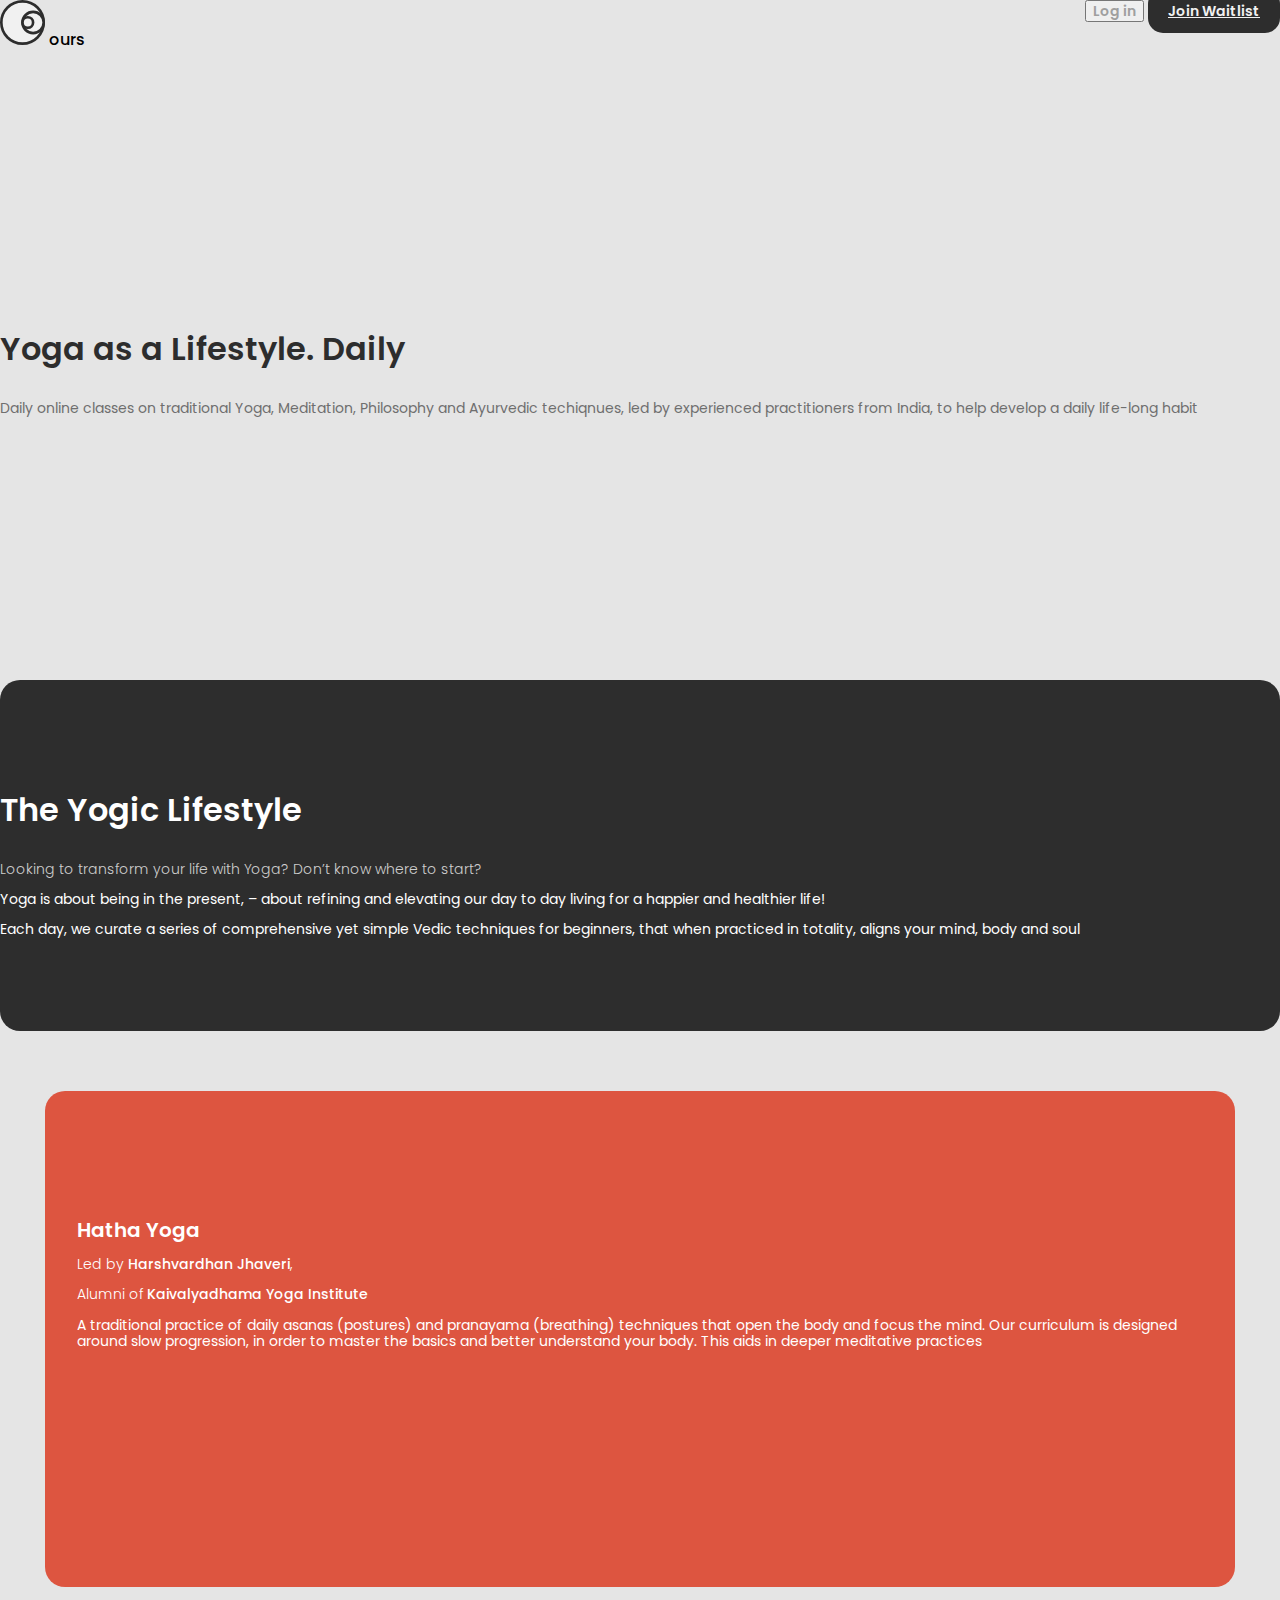
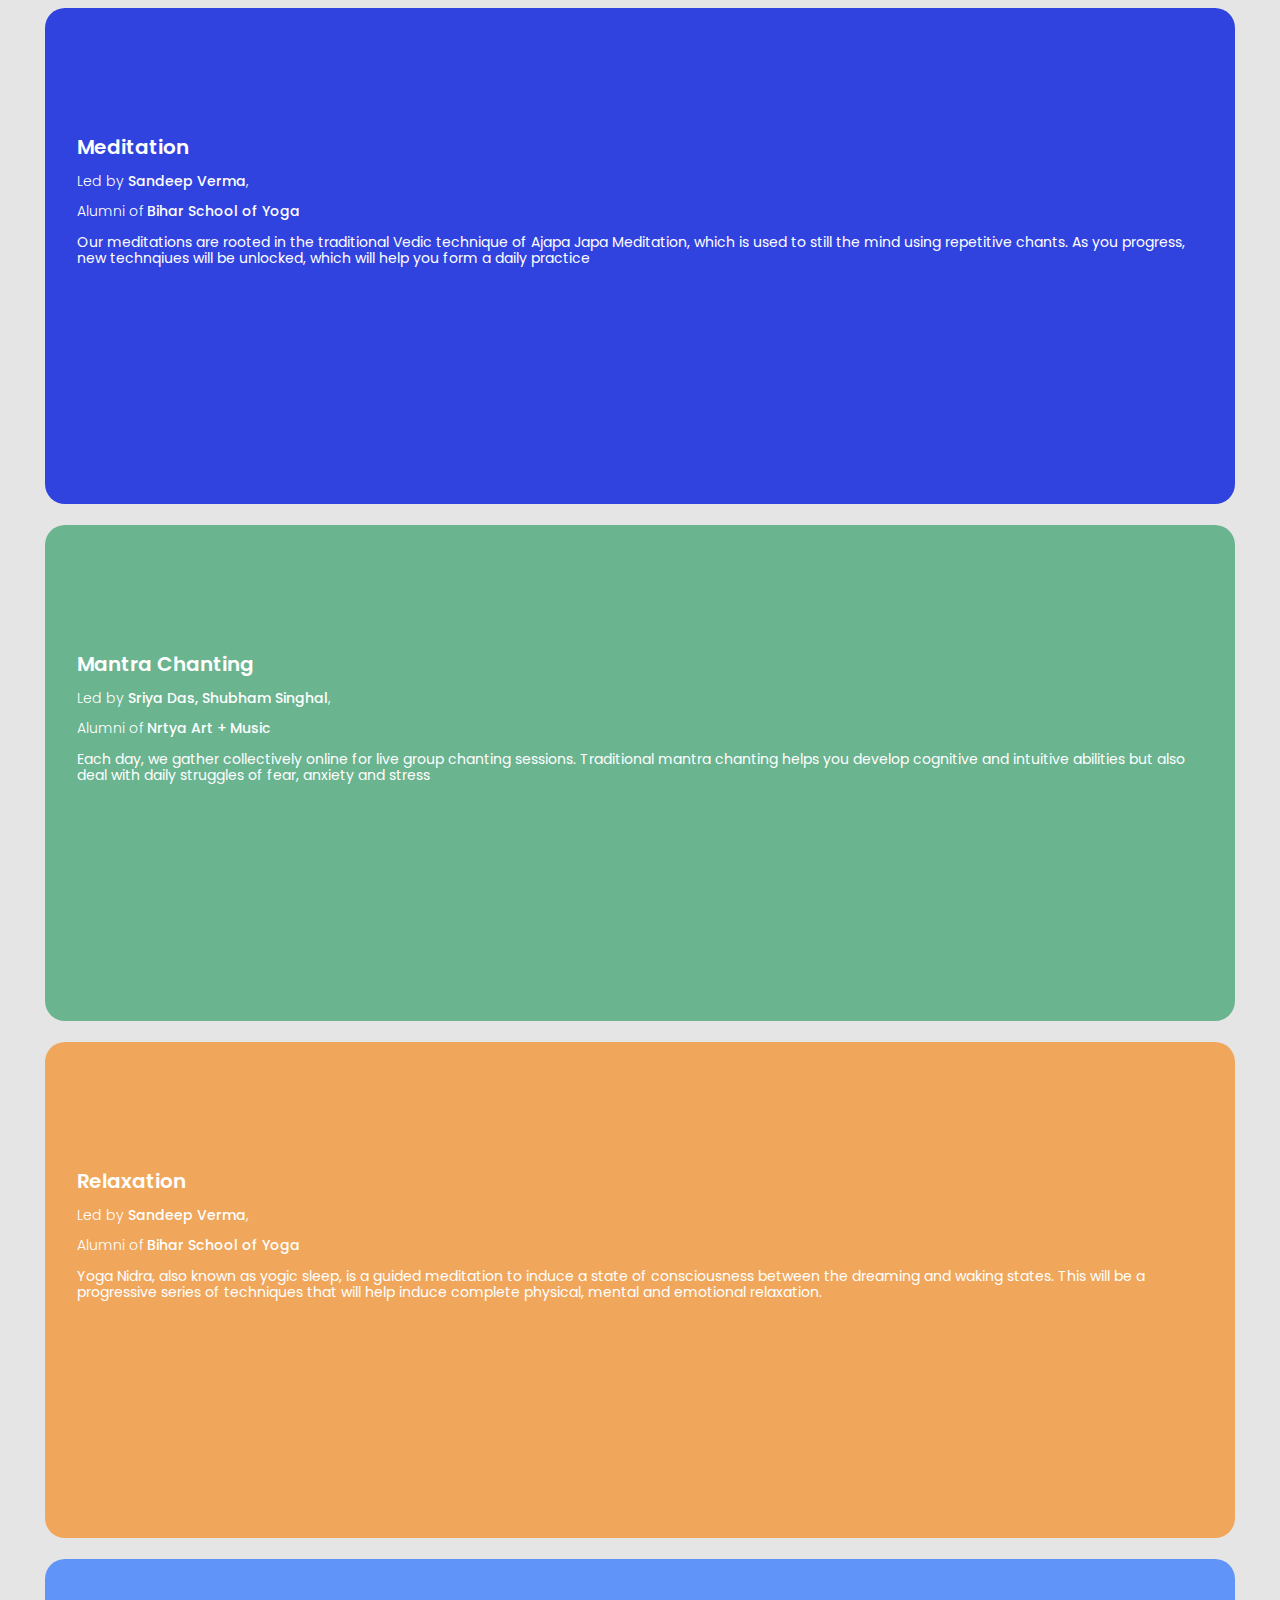
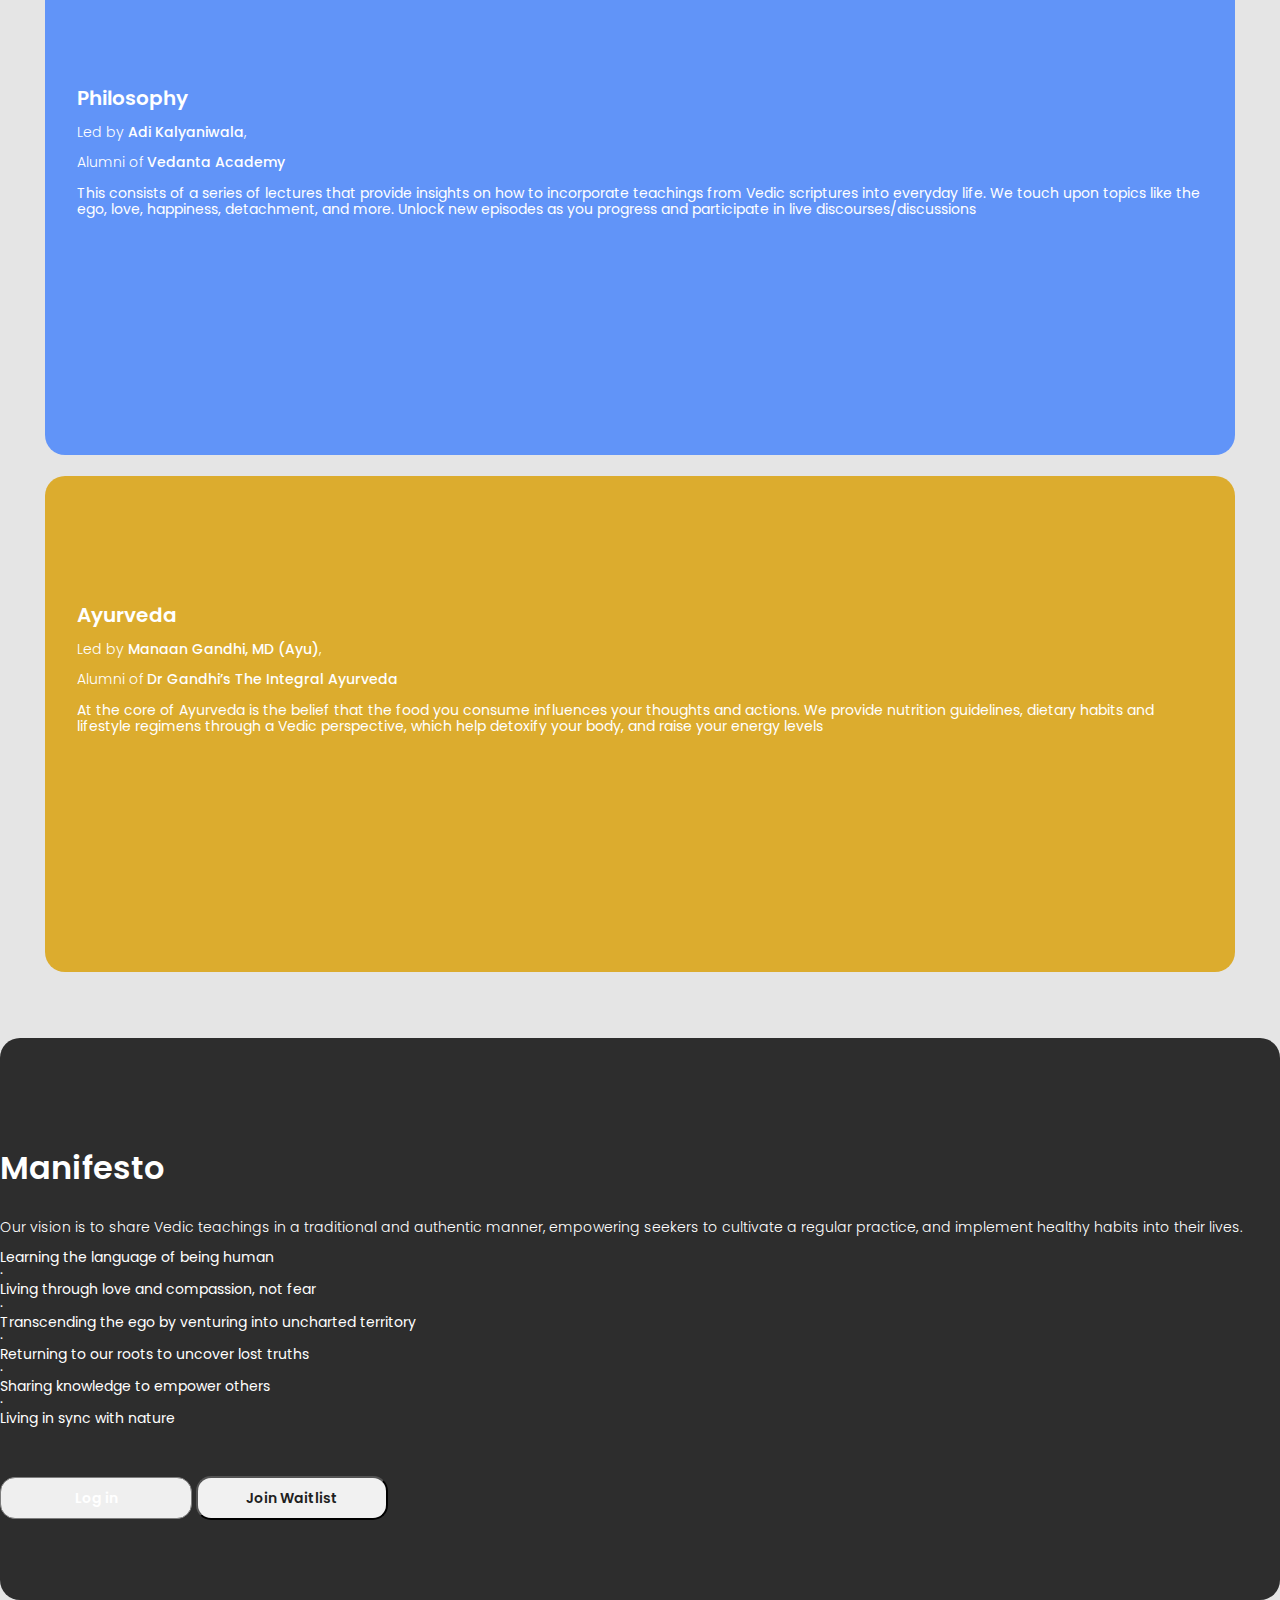
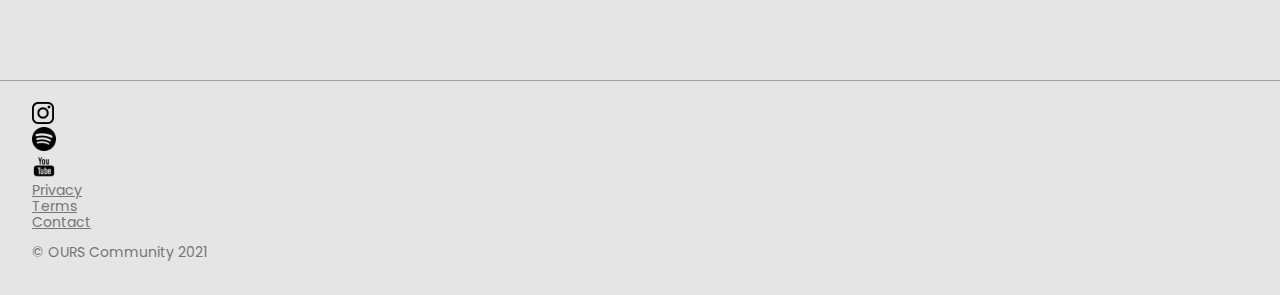
<file: index.htm>
<!doctype html>
<html lang="en">
  <head>
    <meta charset="utf-8">
    <meta name="viewport" content="width=device-width, initial-scale=1">
    <meta name='keywords' content='yoga, meditation'>
    <meta name='description' content='a yoga events app'>
    <meta name='copyright' content='Rishabh Singh'>
    <meta name='language' content='EN'>
    <meta name='robots' content='index,follow'>
    <link href="./normalize.css" rel="stylesheet" />
    <link href="https://cdn.jsdelivr.net/npm/bootstrap@5.0.2/dist/css/bootstrap.min.css" rel="stylesheet"
      integrity="sha384-EVSTQN3/azprG1Anm3QDgpJLIm9Nao0Yz1ztcQTwFspd3yD65VohhpuuCOmLASjC" crossorigin="anonymous">
    <link href="./output.css" rel="stylesheet" />
    <title>Ours.community</title>
    <script async defer src="https://cdn.jsdelivr.net/npm/bootstrap@5.0.2/dist/js/bootstrap.bundle.min.js"
      integrity="sha384-MrcW6ZMFYlzcLA8Nl+NtUVF0sA7MsXsP1UyJoMp4YLEuNSfAP+JcXn/tWtIaxVXM" crossorigin="anonymous"></script>
  </head>
  <body class="bg_light_2">
    <header class="header">
      <nav class="navbar navbar-default navbar-fixed-top py-3">
        <div class="container-fluid position-relative d-flex flex-column flex-sm-row align-items-center justify-content-center">
          <div class="navbar-header">
            <img src="./assets/images/logo.svg" alt="ours-community-logo" class="img img-responsive" width="45px" />
            <span class="text-uppercase fs_16 fw_500">ours</span>
          </div>
          <div class="auth_btn_block d-flex flex-column flex-sm-row align-items-center mt-3 mt-sm-0">
            <button class="btn text_gray_1 me-0 me-sm-3 fw_600 mb-3 mb-sm-0">Log in</button>
            <a role="button" class="btn me-sm-3 custom_btn fw_600" href="./event_tickets.htm">Join Waitlist</a>
          </div>
        </div>
      </nav>
    </header>
    <section class="hero">
      <div class="container-fluid">
        <div class="row">
          <div class="col-12">
            <div class="d-flex align-items-center justify-content-center">
              <div class="w-75 w-sm-50 m-auto text-center">
                <p class="fw_600 text_dark_1 fs_32 mb-3">Yoga as a Lifestyle. Daily</p>
                <p class="fw_400 text_gray_2 mb-4 w-75 w-sm-50 mx-auto">Daily online classes on traditional Yoga, Meditation, Philosophy and Ayurvedic techiqnues, led by experienced practitioners from India, to help develop 
                  a daily life-long habit</p>
                <button class="btn me-3 custom_btn fw_600">Join Waitlist</button>
              </div>
            </div>
          </div>
        </div>
      </div>
    </section>
    <section class="description bg_dark_1">
      <div class="d-flex align-items-center justify-content-center">
        <div class="w-75 w-sm-50 mx-auto text-center">
          <p class="fw_600 text_white fs_32 mb-3">The Yogic Lifestyle</p>
          <p class="fw_300 fst-italic text_gray_3 mb-3">Looking to transform your life with Yoga? Don’t know where to start?</p>
          <p class="fw_400 text_white mb-4">Yoga is about being in the present, – about refining and elevating our day to day living for a happier and healthier life!</p>
          <p class="fw_400 text_white mb-4">Each day, we curate a series of comprehensive yet simple Vedic techniques for beginners, that when practiced in totality, aligns your mind, body and soul</p>
        </div>
      </div>
    </section>
    <section class="category_blocks">
      <div class="row">
        <div class="col-12 col-md-6 col-lg-4">
          <div class="category_block" style="background-color: #DD5540">
            <div class="category_block_title">Hatha Yoga</div>
            <div class="category_block_content">
              <div class="category_block_content_instructor mb-4">
                <p class="fw_300 mb-0">Led by 
                  <span class="fw_500">Harshvardhan Jhaveri</span>,
                </p>
                <p class="fw_300 mb-0">Alumni of 
                  <span class="fw_500">Kaivalyadhama Yoga Institute</span>
                </p>
              </div>
              <div class="category_block_content_description">
                <p class="fw_400 mb-0">A traditional practice of daily asanas (postures) and pranayama (breathing) techniques that open the body and focus the mind. Our curriculum is designed around slow progression, in order to master the basics and better understand your body. This aids in deeper meditative practices</p>
              </div>
            </div>
          </div>
        </div>
        <div class="col-12 col-md-6 col-lg-4">
          <div class="category_block" style="background-color: #3143DF">
            <div class="category_block_title">Meditation</div>
            <div class="category_block_content">
              <div class="category_block_content_instructor mb-4">
                <p class="fw_300 mb-0">Led by 
                  <span class="fw_500">Sandeep Verma</span>,
                </p>
                <p class="fw_300 mb-0">Alumni of 
                  <span class="fw_500">Bihar School of Yoga</span>
                </p>
              </div>
              <div class="category_block_content_description">
                <p class="fw_400 mb-0">Our meditations are rooted in the traditional Vedic technique of Ajapa Japa Meditation, which is used to still the mind using repetitive chants. As you progress, new technqiues will be unlocked, which will help you form a daily practice
                </p>
              </div>
            </div>
          </div>
        </div>
        <div class="col-12 col-md-6 col-lg-4">
          <div class="category_block" style="background-color: #6AB48F">
            <div class="category_block_title">Mantra Chanting</div>
            <div class="category_block_content">
              <div class="category_block_content_instructor mb-4">
                <p class="fw_300 mb-0">Led by 
                  <span class="fw_500">Sriya Das, Shubham Singhal</span>,
                </p>
                <p class="fw_300 mb-0">Alumni of 
                  <span class="fw_500">Nrtya Art + Music</span>
                </p>
              </div>
              <div class="category_block_content_description">
                <p class="fw_400 mb-0">Each day, we gather collectively online for live group chanting sessions. Traditional mantra chanting helps you develop cognitive and intuitive abilities but also deal with daily struggles of fear, anxiety and stress
                </p>
              </div>
            </div>
          </div>
        </div>
        <div class="col-12 col-md-6 col-lg-4">
          <div class="category_block" style="background-color: #F39739CC">
            <div class="category_block_title">Relaxation</div>
            <div class="category_block_content">
              <div class="category_block_content_instructor mb-4">
                <p class="fw_300 mb-0">Led by 
                  <span class="fw_500">Sandeep Verma</span>,
                </p>
                <p class="fw_300 mb-0">Alumni of 
                  <span class="fw_500">Bihar School of Yoga</span>
                </p>
              </div>
              <div class="category_block_content_description">
                <p class="fw_400 mb-0">Yoga Nidra, also known as yogic sleep, is a guided meditation to induce a state of consciousness between the dreaming and waking states. This  will be a progressive series of techniques that will help induce complete physical, mental and emotional relaxation. 
                </p>
              </div>
            </div>
          </div>
        </div>
        <div class="col-12 col-md-6 col-lg-4">
          <div class="category_block" style="background-color: #4080FDCC">
            <div class="category_block_title">Philosophy</div>
            <div class="category_block_content">
              <div class="category_block_content_instructor mb-4">
                <p class="fw_300 mb-0">Led by 
                  <span class="fw_500">Adi Kalyaniwala</span>,
                </p>
                <p class="fw_300 mb-0">Alumni of 
                  <span class="fw_500">Vedanta Academy</span>
                </p>
              </div>
              <div class="category_block_content_description">
                <p class="fw_400 mb-0">This consists of a series of lectures that provide insights on how to incorporate teachings from Vedic scriptures into everyday life. We touch upon topics like the ego, love, happiness, detachment, and more. Unlock new episodes as you progress and participate in live discourses/discussions
                </p>
              </div>
            </div>
          </div>
        </div>
        <div class="col-12 col-md-6 col-lg-4">
          <div class="category_block" style="background-color: #DA9D00CC">
            <div class="category_block_title">Ayurveda</div>
            <div class="category_block_content">
              <div class="category_block_content_instructor mb-4">
                <p class="fw_300 mb-0">Led by 
                  <span class="fw_500">Manaan Gandhi, MD (Ayu)</span>,
                </p>
                <p class="fw_300 mb-0">Alumni of 
                  <span class="fw_500">Dr Gandhi’s The Integral Ayurveda</span>
                </p>
              </div>
              <div class="category_block_content_description">
                <p class="fw_400 mb-0">At the core of Ayurveda is the belief that the food you consume influences your thoughts and actions. We provide nutrition guidelines, dietary habits and lifestyle regimens through a Vedic perspective, which help detoxify your body, and raise your energy levels 
                </p>
              </div>
            </div>
          </div>
        </div>
      </div>
    </section>
    <section class="manifesto bg_dark_1">
      <div class="d-flex align-items-center justify-content-center">
        <div class="w-75 w-sm-50 mx-auto text-center">
          <p class="fw_600 text_white fs_32 mb-4">Manifesto</p>
          <p class="fw_300 fst-italic text_white mb-4">Our vision is to share Vedic teachings in a traditional and authentic manner, empowering seekers to cultivate a regular practice, and implement healthy habits into their lives.</p>
          <ul class="fw_400 text_white">
            <li>Learning the language of being human</li>
            <span>&middot;</span>
            <li>Living through love and compassion, not fear</li>
            <span>&middot;</span>
            <li>Transcending the ego by venturing into uncharted territory</li>
            <span>&middot;</span>
            <li>Returning to our roots to uncover lost truths</li>
            <span>&middot;</span>
            <li>Sharing knowledge to empower others</li>
            <span>&middot;</span>
            <li>Living in sync with nature</li>
          </ul>
          <div class="d-flex align-items-center justify-content-center">
            <button class="btn me-3 fw_600 btn_login">Log in</button>
            <button class="btn fw_600 btn_join_wl">Join Waitlist</button>
          </div>
        </div>
      </div>
    </section>
    <footer class="footer">
      <div class="d-flex flex-column flex-sm-row align-items-center justify-content-between">
        <div class="social-icons mb-3 mb-sm-0">
          <ul class="d-flex align-items-center">
            <li>
              <a href="https://instagram.com/ours.community">
                <img 
                src="./assets/images/instagram.svg" 
                alt="instagram-logo" />
              </a>
            </li>
            <li>
              <a href="https://spotify.com/ours.community">
                <img 
                  src="./assets/images/spotify.svg" 
                  alt="spotify-logo" />
              </a>
            </li>
            <li>
              <a href="https://youtube.com/ours.community">
                <img 
                  src="./assets/images/youtube.svg" 
                  alt="youtube-logo" />
              </a>
            </li>
          </ul>
        </div>
        <div class="links mb-3 mb-sm-0">
          <ul class="d-flex align-items-center">
            <li>
              <a href="https://www.ours.community/privacy" target="_blank" class="privacy">Privacy</a>
            </li>
            <li>
              <a href="https://www.ours.community/terms" target="_blank" class="terms">Terms</a>
            </li>
            <li>
              <a href="https://www.ours.community/contact" target="_blank" class="contact">Contact</a>
            </li>
          </ul>
        </div>
        <div class="copyright">
          <p class="mb-0 fw_400">&copy; OURS Community 2021</p>
        </div>
      </div>
    </footer>
  </body>
</html>
</file>
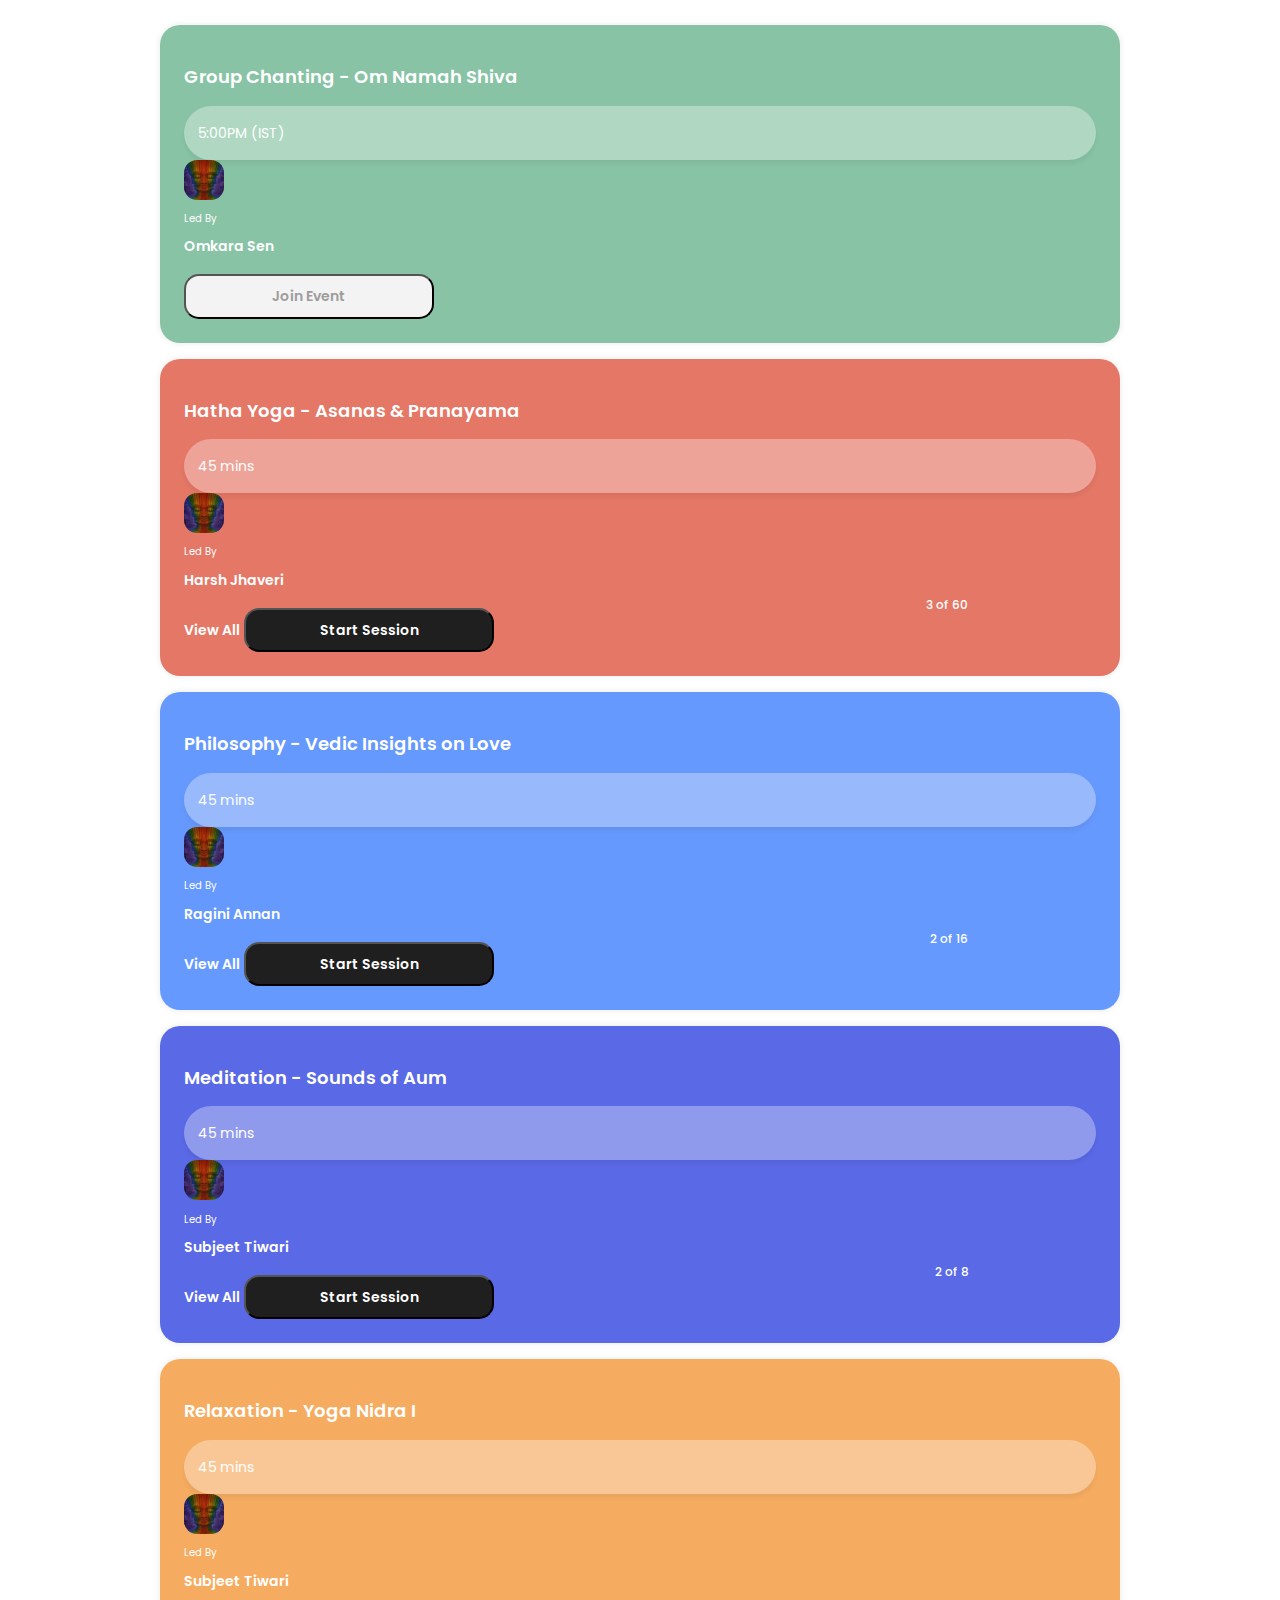
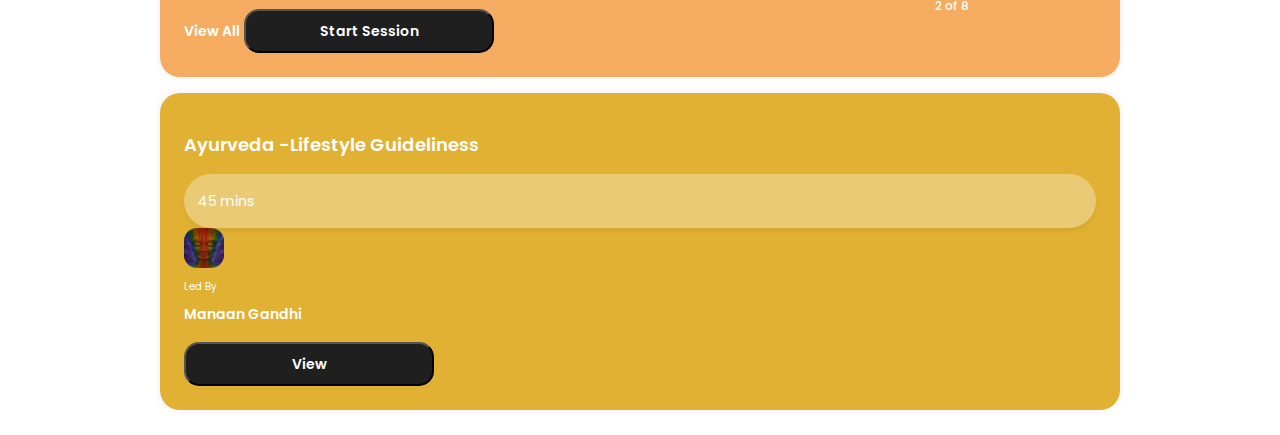
<file: event_tickets.htm>
<!doctype html>
<html lang="en">
  <head>
    <meta charset="utf-8">
    <meta name="viewport" content="width=device-width, initial-scale=1">
    <meta name='keywords' content='yoga, meditation'>
    <meta name='description' content='a yoga events app'>
    <meta name='copyright' content='Rishabh Singh'>
    <meta name='language' content='EN'>
    <meta name='robots' content='index,follow'>
    <link href="./normalize.css" rel="stylesheet" />
    <link href="https://cdn.jsdelivr.net/npm/bootstrap@5.0.2/dist/css/bootstrap.min.css" rel="stylesheet"
      integrity="sha384-EVSTQN3/azprG1Anm3QDgpJLIm9Nao0Yz1ztcQTwFspd3yD65VohhpuuCOmLASjC" crossorigin="anonymous">
    <link href="./output.css" rel="stylesheet" />
    <title>Ours.community Cards</title>
    <script async defer src="https://cdn.jsdelivr.net/npm/bootstrap@5.0.2/dist/js/bootstrap.bundle.min.js"
      integrity="sha384-MrcW6ZMFYlzcLA8Nl+NtUVF0sA7MsXsP1UyJoMp4YLEuNSfAP+JcXn/tWtIaxVXM" crossorigin="anonymous"></script>
  </head>

  <body>
    <section class="event_tickets">
      <div class="">
        <!-- Card 1 -->
        <div class="event_card" style="background-color: #6AB48FCC">
          <div class="d-flex flex-column flex-sm-row align-items-center justify-content-between mb-3">
            <p class="mb-0 fw_600 text_white fs_18 text-center text-sm-start mb-3 mb-sm-0">Group Chanting - Om Namah Shiva</p>
            <div class="event_time">
              <p class="mb-0 text_white">5:00PM (IST)</p>
            </div>
          </div>
          <div class="d-flex align-items-center justify-content-center justify-content-sm-start">
            <img src="./assets/images/avatar.svg" class="img-responsive" width="40" />
            <div class="ms-3 d-flex d-sm-block align-items-center justify-content-center">
              <p class="mb-0 fw_400 fs_10 text_white">Led By</p>
              <p class="mb-0 fw_600 text_white ms-1 ms-sm-0">Omkara Sen</p>
            </div>
          </div>
          <div class="join_session_block d-flex align-items-center justify-content-center justify-content-sm-end">
            <button class="btn fw_600 text_white join_session_btn">Join Event</button>
          </div>
        </div>
        <!-- Card 2 -->
        <div class="event_card" style="background-color: #DD5540CC">
          <div class="d-flex flex-column flex-sm-row align-items-center justify-content-between mb-3">
            <p class="mb-0 fw_600 text_white fs_18 text-center text-sm-start mb-3 mb-sm-0">Hatha Yoga - Asanas & Pranayama</p>
            <div class="event_time">
              <p class="mb-0 text_white">45 mins</p>
            </div>
          </div>
          <div class="d-flex align-items-center justify-content-center justify-content-sm-start">
            <img src="./assets/images/avatar.svg" class="img-responsive" width="40" />
            <div class="ms-3 d-flex d-sm-block align-items-center justify-content-center">
              <p class="mb-0 fw_400 fs_10 text_white">Led By</p>
              <p class="mb-0 fw_600 text_white ms-1 ms-sm-0">Harsh Jhaveri</p>
            </div>
          </div>
          <div class="join_session_block d-flex flex-column-reverse flex-sm-row align-items-center justify-content-center justify-content-sm-end">
            <a role="button" class="fw_600 me-3">View All</a>
            <button class="btn fw_600 text_white start_session_btn mb-3 mb-sm-0">Start Session</button>
            <p class="mb-0 session_count fw_500 fs_12 text_white">3 of 60</p>
          </div>
        </div>
        <!-- Card 3 -->
        <div class="event_card" style="background-color: #4080FDCC">
          <div class="d-flex flex-column flex-sm-row align-items-center justify-content-between mb-3">
            <p class="mb-0 fw_600 text_white fs_18 text-center text-sm-start mb-3 mb-sm-0">Philosophy - Vedic Insights on Love</p>
            <div class="event_time">
              <p class="mb-0 text_white">45 mins</p>
            </div>
          </div>
          <div class="d-flex align-items-center justify-content-center justify-content-sm-start">
            <img src="./assets/images/avatar.svg" class="img-responsive" width="40" />
            <div class="ms-3 d-flex d-sm-block align-items-center justify-content-center">
              <p class="mb-0 fw_400 fs_10 text_white">Led By</p>
              <p class="mb-0 fw_600 text_white ms-1 ms-sm-0">Ragini Annan</p>
            </div>
          </div>
          <div class="join_session_block d-flex flex-column-reverse flex-sm-row align-items-center justify-content-center justify-content-sm-end">
            <a role="button" class="fw_600 me-3">View All</a>
            <button class="btn fw_600 text_white start_session_btn mb-3 mb-sm-0">Start Session</button>
            <p class="mb-0 session_count fw_500 fs_12 text_white">2 of 16</p>
          </div>
        </div>
        <!-- Card 4 -->
        <div class="event_card" style="background-color: #3143DFCC">
          <div class="d-flex flex-column flex-sm-row align-items-center justify-content-between mb-3">
            <p class="mb-0 fw_600 text_white fs_18 text-center text-sm-start mb-3 mb-sm-0">Meditation - Sounds of Aum</p>
            <div class="event_time">
              <p class="mb-0 text_white">45 mins</p>
            </div>
          </div>
          <div class="d-flex align-items-center justify-content-center justify-content-sm-start">
            <img src="./assets/images/avatar.svg" class="img-responsive" width="40" />
            <div class="ms-3 d-flex d-sm-block align-items-center justify-content-center">
              <p class="mb-0 fw_400 fs_10 text_white">Led By</p>
              <p class="mb-0 fw_600 text_white ms-1 ms-sm-0">Subjeet Tiwari</p>
            </div>
          </div>
          <div class="join_session_block d-flex flex-column-reverse flex-sm-row align-items-center justify-content-center justify-content-sm-end">
            <a role="button" class="fw_600 me-3">View All</a>
            <button class="btn fw_600 text_white start_session_btn mb-3 mb-sm-0">Start Session</button>
            <p class="mb-0 session_count fw_500 fs_12 text_white">2 of 8</p>
          </div>
        </div>
        <!-- Card 5 -->
        <div class="event_card" style="background-color: #F39739CC">
          <div class="d-flex flex-column flex-sm-row align-items-center justify-content-between mb-3">
            <p class="mb-0 fw_600 text_white fs_18 text-center text-sm-start mb-3 mb-sm-0">Relaxation - Yoga Nidra I</p>
            <div class="event_time">
              <p class="mb-0 text_white">45 mins</p>
            </div>
          </div>
          <div class="d-flex align-items-center justify-content-center justify-content-sm-start">
            <img src="./assets/images/avatar.svg" class="img-responsive" width="40" />
            <div class="ms-3 d-flex d-sm-block align-items-center justify-content-center">
              <p class="mb-0 fw_400 fs_10 text_white">Led By</p>
              <p class="mb-0 fw_600 text_white ms-1 ms-sm-0">Subjeet Tiwari</p>
            </div>
          </div>
          <div class="join_session_block d-flex flex-column-reverse flex-sm-row align-items-center justify-content-center justify-content-sm-end">
            <a role="button" class="fw_600 me-3">View All</a>
            <button class="btn fw_600 text_white start_session_btn mb-3 mb-sm-0">Start Session</button>
            <p class="mb-0 session_count fw_500 fs_12 text_white">2 of 8</p>
          </div>
        </div>
        <!-- Card 6 -->
        <div class="event_card" style="background-color: #DA9D00CC">
          <div class="d-flex flex-column flex-sm-row align-items-center justify-content-between mb-3">
            <p class="mb-0 fw_600 text_white fs_18 text-center text-sm-start mb-3 mb-sm-0">Ayurveda -Lifestyle Guideliness</p>
            <div class="event_time">
              <p class="mb-0 text_white">45 mins</p>
            </div>
          </div>
          <div class="d-flex align-items-center justify-content-center justify-content-sm-start">
            <img src="./assets/images/avatar.svg" class="img-responsive" width="40" />
            <div class="ms-3 d-flex d-sm-block align-items-center justify-content-center">
              <p class="mb-0 fw_400 fs_10 text_white">Led By</p>
              <p class="mb-0 fw_600 text_white ms-1 ms-sm-0">Manaan Gandhi</p>
            </div>
          </div>
          <div class="join_session_block d-flex flex-column-reverse flex-sm-row align-items-center justify-content-center justify-content-sm-end">
            <button class="btn fw_600 text_white start_session_btn">View</button>
          </div>
        </div>
      </div> 
    </section>
  </body>
</html>
</file>
<file: output.css>
@import url("https://fonts.googleapis.com/css2?family=Poppins:ital,wght@0,100;0,200;0,300;0,400;0,500;0,600;0,700;0,800;0,900;1,100;1,200;1,300;1,400;1,500;1,600;1,700;1,800;1,900&display=swap");
* {
  font-family: "Poppins", sans-serif;
  font-size: 14px;
  transition: all 0.25s ease;
}

html {
  scroll-behavior: smooth;
}

ul {
  padding: 0;
  margin: 0;
}
ul li {
  list-style-type: none;
}

.fs_10 {
  font-size: 10px;
}

.fs_12 {
  font-size: 12px;
}

.fs_16 {
  font-size: 16px;
}

.fs_18 {
  font-size: 18px;
}

.fs_20 {
  font-size: 20px;
}

.fs_32 {
  font-size: 32px;
}

.fw_300 {
  font-weight: 300;
}

.fw_400 {
  font-weight: 400;
}

.fw_500 {
  font-weight: 500;
}

.fw_600 {
  font-weight: 600;
}

.text_gray_1 {
  color: #9f9f9f;
}

.text_gray_2 {
  color: #6f6f6f;
}

.text_gray_3 {
  color: #cecece;
}

.text_dark_1 {
  color: #2d2d2d;
}

.bg_dark_1 {
  background-color: #2d2d2d;
}

.text_white {
  color: #fff;
}

.bg_light_2 {
  background-color: #e5e5e5;
}

.header .auth_btn_block .custom_btn {
  background-color: #2d2d2d;
  color: #f1f1f1;
  padding: 12px 20px;
  border-radius: 15px;
}
.header .auth_btn_block .custom_btn:hover {
  color: rgba(241, 241, 241, 0.7);
}
@media screen and (min-width: 576px) {
  .header .auth_btn_block {
    position: absolute;
    top: 0;
    right: 0;
  }
}

.hero {
  padding: 50px 0;
}
.hero .custom_btn {
  display: none;
}

@media screen and (min-width: 576px) {
  .hero {
    padding: 250px 0;
  }
  .hero .custom_btn {
    background-color: #2d2d2d;
    color: #f1f1f1;
    padding: 12px 20px;
    border-radius: 15px;
  }
  .hero .custom_btn:hover {
    color: rgba(241, 241, 241, 0.7);
  }
}
.description {
  padding: 40px 0;
  border-radius: 20px;
}

@media screen and (min-width: 576px) {
  .description {
    padding: 80px 0;
  }
}
.category_blocks {
  padding: 40px 30px 30px;
}
.category_blocks .category_block {
  height: auto;
  border-radius: 20px;
  padding: 48px 32px;
  color: #fff;
  margin: 0 0 21px;
}
.category_blocks .category_block .category_block_title {
  margin: 0;
  font-size: 20px;
  font-weight: 600;
}

@media screen and (min-width: 576px) {
  .category_blocks {
    padding: 60px 45px 45px;
  }
  .category_blocks .category_block {
    height: auto;
  }
  .category_blocks .category_block .category_block_title {
    margin: 80px 0 0;
  }
}
@media screen and (min-width: 767px) {
  .category_blocks .category_block {
    height: 450px;
  }
}
@media screen and (min-width: 992px) {
  .category_blocks .category_block {
    height: 475px;
  }
}
@media screen and (min-width: 1200px) {
  .category_blocks .category_block {
    height: 400px;
  }
}
.manifesto {
  padding: 40px 0;
  margin: 0 0 40px;
  border-radius: 20px;
}
.manifesto ul {
  margin: 0 0 50px 0;
}
.manifesto ul li {
  margin: 0;
}
.manifesto ul li:last-child {
  margin: 0;
}
.manifesto .btn_login {
  color: #fff;
  border: 1.5px solid #7d7d7d;
  border-radius: 15px;
  width: 192px;
  padding: 12px 20px;
}
.manifesto .btn_login:hover {
  color: #9f9f9f;
}
.manifesto .btn_join_wl {
  color: #1f1f1f;
  background-color: #f1f1f1;
  width: 192px;
  padding: 12px 20px;
  border-radius: 15px;
}
.manifesto .btn_join_wl:hover {
  color: #757575;
}

@media screen and (min-width: 576px) {
  .manifesto {
    padding: 80px 0;
    margin: 0 0 80px;
  }
  .manifesto ul {
    margin: 0 0 50px 0;
  }
  .manifesto ul li {
    margin: 0;
  }
  .manifesto ul li:last-child {
    margin: 0;
  }
  .manifesto .btn_login {
    color: #fff;
    border: 1.5px solid #7d7d7d;
    border-radius: 15px;
    width: 192px;
    padding: 12px 20px;
  }
  .manifesto .btn_login:hover {
    color: #9f9f9f;
  }
  .manifesto .btn_join_wl {
    color: #1f1f1f;
    background-color: #f1f1f1;
    width: 192px;
    padding: 12px 20px;
    border-radius: 15px;
  }
  .manifesto .btn_join_wl:hover {
    color: #757575;
  }
}
.footer {
  padding: 21px 32px;
  border-top: 1px solid #9f9f9f;
}
.footer .social-icons ul li {
  margin: 0 12px 0 0;
}
.footer .social-icons ul li:last-child {
  margin: 0;
}
.footer .social-icons ul li a {
  color: inherit;
}
.footer .social-icons ul li a:hover {
  color: inherit;
}
.footer .links ul li {
  margin: 0 12px 0 0;
}
.footer .links ul li:last-child {
  margin: 0;
}
.footer .links ul li a {
  color: #757575;
}
.footer .links ul li a:hover {
  color: #2d2d2d;
}
.footer .copyright {
  color: #757575;
}

.event_tickets {
  margin: 30px 0;
  padding: 25px;
}
.event_tickets .event_card {
  box-shadow: 0px 0px 5px 2px rgba(0, 0, 0, 0.05);
  border-radius: 20px;
  padding: 24px;
  margin: 0 0 16px 0;
}
.event_tickets .event_card:last-child {
  margin: 0;
}
.event_tickets .event_card .event_time {
  background: rgba(255, 255, 255, 0.33);
  box-shadow: 0px 4px 4px rgba(0, 0, 0, 0.05);
  border-radius: 30px;
  padding: 5px 14px;
}
.event_tickets .event_card .join_session_block {
  margin: 20px 0 0;
  position: relative;
}
.event_tickets .event_card .join_session_block a {
  color: inherit;
  text-decoration: none;
  color: #fff;
}
.event_tickets .event_card .join_session_block a:hover {
  color: #1f1f1f;
}
.event_tickets .event_card .join_session_block .join_session_btn {
  background-color: #f3f3f3;
  color: #9d9c9c;
  border-radius: 15px;
  padding: 12px 68px;
  width: 250px;
}
.event_tickets .event_card .join_session_block .join_session_btn:hover {
  color: #6f6f6f;
}
.event_tickets .event_card .join_session_block .start_session_btn {
  background-color: #1f1f1f;
  border-radius: 15px;
  padding: 12px 68px;
  width: 250px;
}
.event_tickets .event_card .join_session_block .start_session_btn:hover {
  color: #6f6f6f;
}
.event_tickets .event_card .join_session_block .session_count {
  color: #fff;
  position: absolute;
  top: -25%;
  right: 46%;
}

@media screen and (min-width: 576px) {
  .event_tickets {
    width: 75%;
    margin: 0 auto;
  }
  .event_tickets .event_card .join_session_block .session_count {
    top: -50%;
    right: 29%;
  }
}
@media screen and (min-width: 767px) {
  .event_tickets {
    width: 75%;
  }
  .event_tickets .event_card .join_session_block .session_count {
    right: 22%;
  }
}
@media screen and (min-width: 992px) {
  .event_tickets .event_card .join_session_block .session_count {
    right: 15%;
  }
}
@media screen and (min-width: 1200px) {
  .event_tickets .event_card .join_session_block .session_count {
    right: 14%;
  }
}
@media screen and (min-width: 1440px) {
  .event_tickets .event_card .join_session_block .session_count {
    right: 11%;
  }
}
@media screen and (min-width: 2560px) {
  .event_tickets .event_card .join_session_block .session_count {
    right: 6%;
  }
}

/*# sourceMappingURL=output.css.map */
</file>
